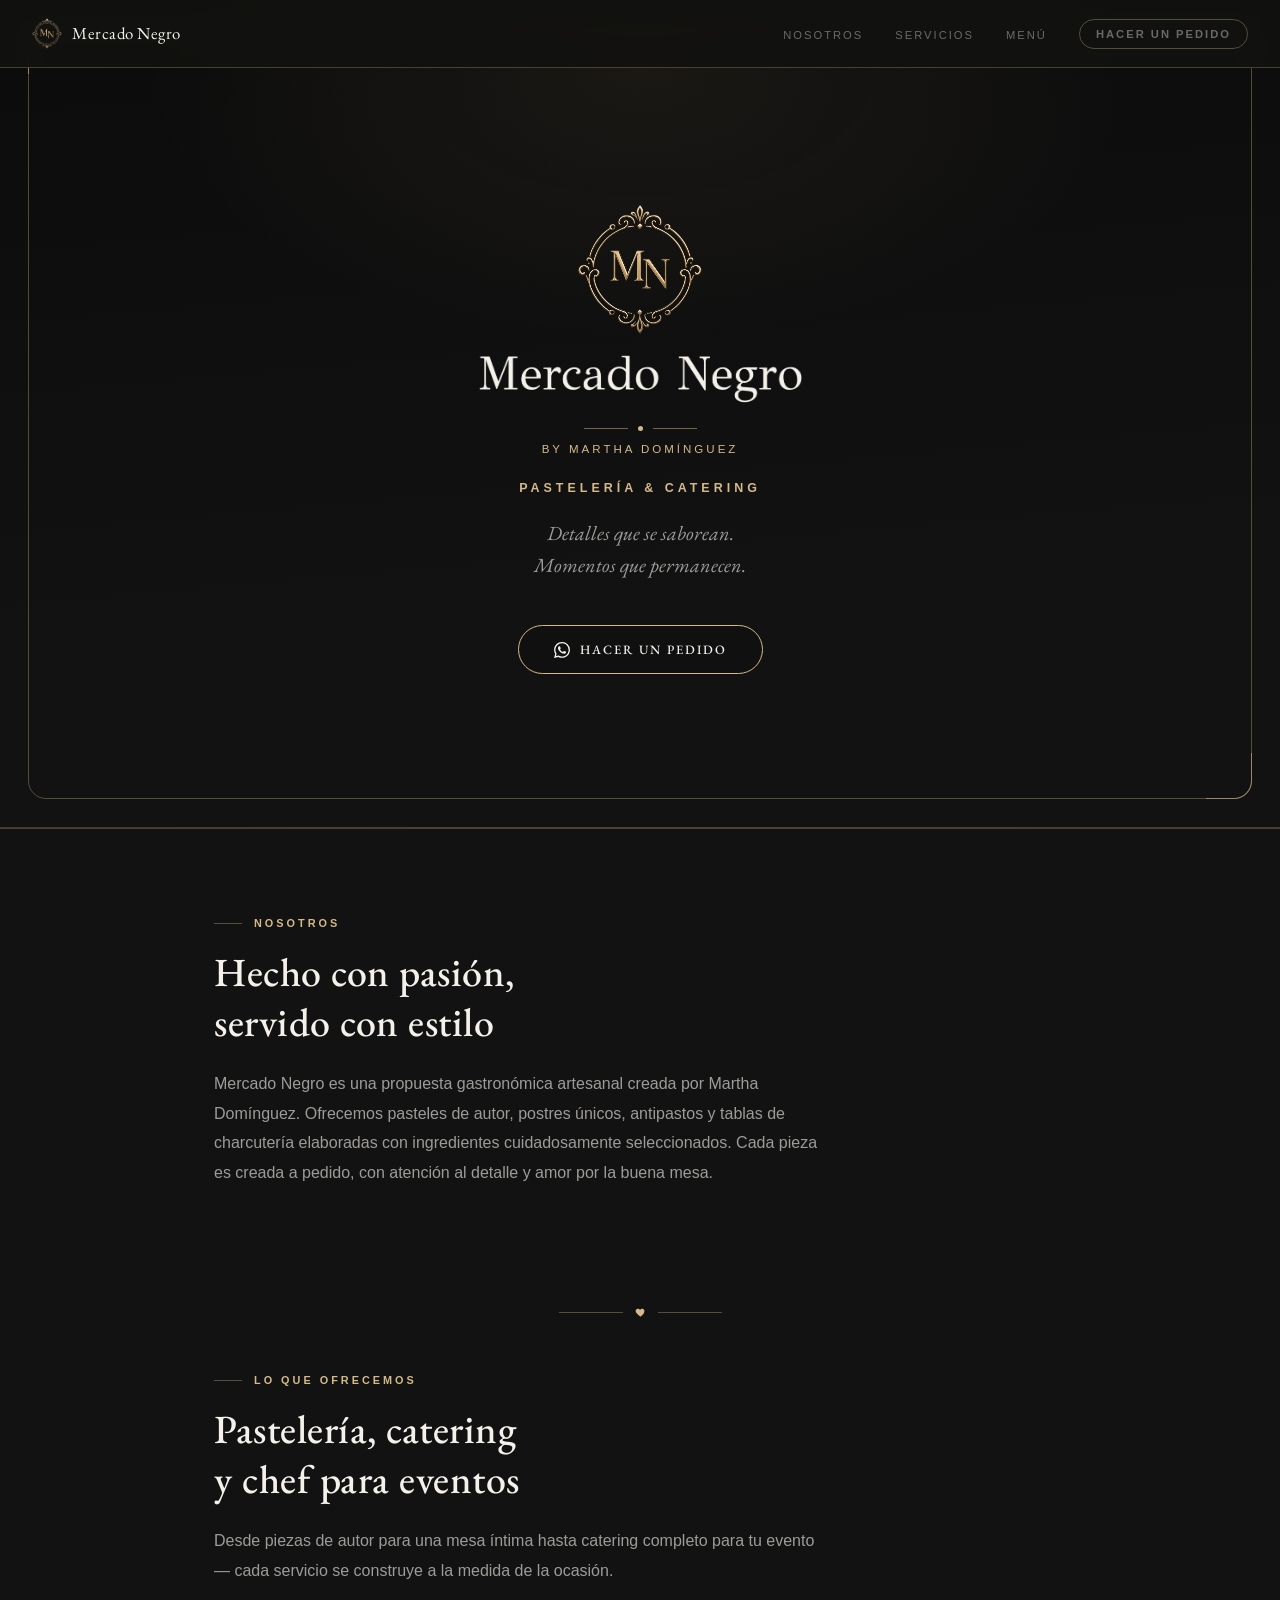
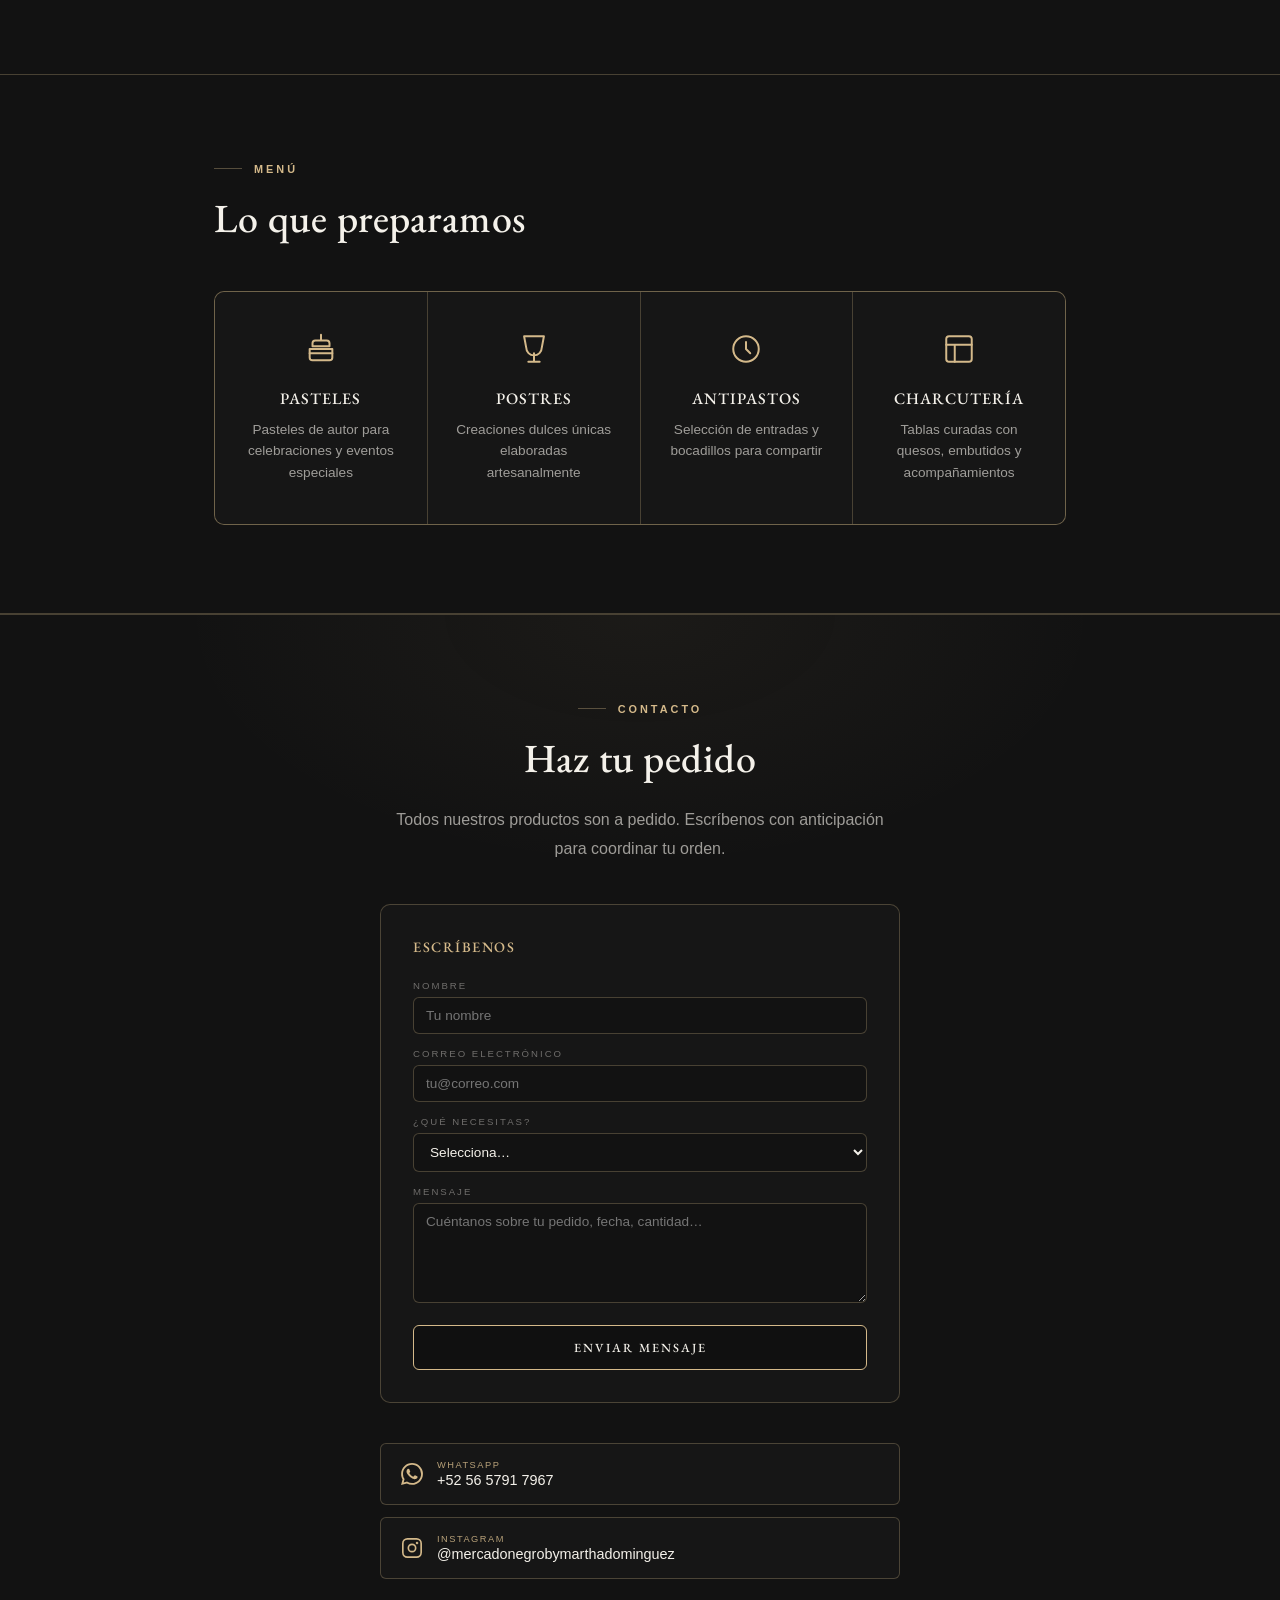
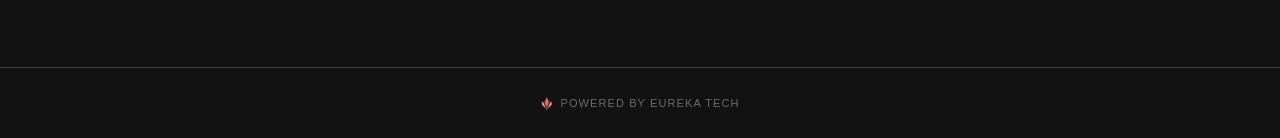
<file: index.html>
<!DOCTYPE html>
<html lang="es">
<head>
  <meta charset="UTF-8">
  <meta name="viewport" content="width=device-width, initial-scale=1.0">
  <link rel="icon" type="image/png" sizes="32x32" href="brand-final/favicon-transparent/mercado-negro-favicon-32.png">
  <link rel="icon" type="image/png" sizes="192x192" href="brand-final/favicon-transparent/mercado-negro-favicon-192.png">
  <link rel="icon" type="image/png" sizes="512x512" href="brand-final/favicon-transparent/mercado-negro-favicon-512.png">
  <link rel="shortcut icon" href="brand-final/favicon-transparent/favicon.ico">
  <link rel="apple-touch-icon" sizes="180x180" href="brand-final/favicon-transparent/mercado-negro-favicon-180.png">
  <meta name="theme-color" content="#0B0B0B">
  <title>Mercado Negro — Pastelería &amp; Catering</title>
  <meta name="description" content="Mercado Negro — Pastelería y catering artesanal por Martha Domínguez. Pasteles de autor, postres, antipastos y tablas de charcutería a pedido.">
  <meta property="og:type" content="website">
  <meta property="og:title" content="Mercado Negro — Pastelería &amp; Catering">
  <meta property="og:description" content="Pastelería y catering artesanal por Martha Domínguez. Pasteles de autor, postres, antipastos y tablas de charcutería a pedido.">
  <meta property="og:image" content="https://eureka-mn-store.web.app/brand-final/social/mercado-negro-social-share-1200x630.png">
  <meta property="og:image:width" content="1200">
  <meta property="og:image:height" content="630">
  <meta property="og:url" content="https://eureka-mn-store.web.app/">
  <meta property="og:site_name" content="Mercado Negro">
  <meta name="twitter:card" content="summary_large_image">
  <meta name="twitter:title" content="Mercado Negro — Pastelería &amp; Catering">
  <meta name="twitter:description" content="Pastelería y catering artesanal por Martha Domínguez.">
  <meta name="twitter:image" content="https://eureka-mn-store.web.app/brand-final/social/mercado-negro-social-share-1200x630.png">
  <link rel="preconnect" href="https://fonts.googleapis.com" />
  <link rel="preconnect" href="https://fonts.gstatic.com" crossorigin />
  <link href="https://fonts.googleapis.com/css2?family=EB+Garamond:ital,wght@0,400;0,500;0,600;1,400;1,500&display=swap" rel="stylesheet" />
  <link rel="stylesheet" href="css/mn-brand-tokens.css">
  <style>
    /* ══════════════════════════════════════════════════════════
       Mercado Negro website — FINAL LOCKED BRAND.
       Option 2 monogram (ornate gold-frame "MN") + Option 4
       wordmark (upright Didot-style serif "Mercado Negro") +
       Option C palette (Black + Champagne), locked.
       Black/near-black dominant, ivory primary text, champagne
       restrained accent only — no chocolate/brown surfaces, no
       dusty-rose primary CTA. Monogram and wordmark are supplied as
       separate images, used as delivered, not redrawn.
       See brand-final/ and css/mn-brand-tokens.css.
       No dedicated dessert photography exists yet — see
       MN-BRAND-NOTES.md.
       ══════════════════════════════════════════════════════════ */
    *, *::before, *::after { box-sizing: border-box; margin: 0; padding: 0; }
    html { scroll-behavior: smooth; }
    a { color: inherit; text-decoration: none; }
    img { display: block; max-width: 100%; }

    body {
      background: var(--mn-charcoal);
      color: var(--mn-cream);
      font-family: var(--mn-sans);
      font-weight: 400;
      -webkit-font-smoothing: antialiased;
      overflow-x: hidden;
    }

    /* ── NAV ── */
    nav {
      position: fixed;
      top: 0; left: 0; right: 0;
      z-index: 100;
      padding: 0 32px;
      height: 68px;
      display: flex;
      align-items: center;
      justify-content: space-between;
      background: rgba(18,18,16,0.92);
      backdrop-filter: blur(8px);
      border-bottom: 1px solid var(--mn-border);
    }

    .nav-logo {
      display: flex;
      align-items: center;
      gap: 10px;
    }
    .nav-logo img { width: 30px; height: auto; display: block; }
    .nav-logo span {
      font-family: var(--mn-serif);
      font-size: 1.05rem;
      letter-spacing: 0.5px;
      color: var(--mn-ivory);
      line-height: 1;
    }

    .nav-links {
      display: flex;
      align-items: center;
      gap: 32px;
      list-style: none;
    }

    .nav-links a {
      font-size: 0.7rem;
      letter-spacing: 2px;
      text-transform: uppercase;
      color: var(--mn-cream-faint);
      transition: color 0.2s;
    }
    .nav-links a:hover { color: var(--mn-gold); }

    .nav-cta {
      display: inline-flex;
      align-items: center;
      gap: 8px;
      background: transparent;
      border: 1px solid var(--mn-gold-dim);
      color: var(--mn-gold);
      font-size: 0.65rem;
      letter-spacing: 1.5px;
      text-transform: uppercase;
      font-weight: 700;
      padding: 8px 16px;
      border-radius: 999px;
      transition: background 0.2s, color 0.2s;
    }
    .nav-cta:hover { background: var(--mn-gold); color: var(--mn-charcoal); }

    /* ── HERO ──
       Composed editorial hero: layered black/charcoal surfaces,
       ornamental gold frame, generous vertical rhythm. No stock
       photography substituted for real product photography that
       does not yet exist in the project — see MN-BRAND-NOTES.md. */
    .hero {
      position: relative;
      min-height: 92vh;
      display: flex;
      flex-direction: column;
      align-items: center;
      justify-content: center;
      text-align: center;
      padding: 140px 24px 90px;
      background:
        radial-gradient(ellipse 65% 55% at 50% 8%, rgba(212,185,138,0.07) 0%, transparent 60%),
        linear-gradient(175deg, var(--mn-black) 0%, var(--mn-charcoal) 70%);
      border-bottom: 1px solid var(--mn-border);
      overflow: hidden;
    }

    /* Fine gold corner framing — ornamental detail, not a substitute
       for a production crest asset. */
    .hero-frame {
      position: absolute;
      inset: 28px;
      border: 1px solid var(--mn-gold-dim);
      border-radius: 18px;
      pointer-events: none;
    }
    .hero-frame::before,
    .hero-frame::after {
      content: "";
      position: absolute;
      width: 46px; height: 46px;
      border: 1px solid var(--mn-gold);
      opacity: 0.55;
    }
    .hero-frame::before { top: -1px; left: -1px; border-width: 1px 0 0 1px; border-radius: 18px 0 0 0; }
    .hero-frame::after  { bottom: -1px; right: -1px; border-width: 0 1px 1px 0; border-radius: 0 0 18px 0; }

    @media (max-width: 600px) {
      .hero-frame { inset: 14px; }
    }

    /* Primary brand mark — supplied monogram (Option 2, ornate gold
       frame) and wordmark (Option 4, upright serif) images, used
       exactly as delivered, stacked with breathing room between them. */
    .hero-monogram {
      position: relative;
      z-index: 1;
      width: 128px;
      height: auto;
      margin: 0 auto 8px;
      display: block;
    }

    /* CLEAN wordmark asset (mercado-negro-wordmark-option4-CLEAN-
       transparent.png) contains only the "Mercado Negro" mark itself —
       no baked byline, no crop compensation needed. Rendered at its
       natural proportions with plain responsive sizing; the divider
       and byline below are real HTML/CSS, not part of the image.
       Source file used exactly as delivered — not cropped, masked,
       re-exported, or redrawn. */
    .hero-wordmark {
      position: relative;
      z-index: 1;
      display: block;
      width: 100%;
      max-width: 360px;
      height: auto;
      margin: 0 auto 12px;
    }
    .hero-wordmark-rule {
      position: relative;
      z-index: 1;
      display: flex;
      align-items: center;
      justify-content: center;
      gap: 10px;
      margin-bottom: 12px;
    }
    .hero-wordmark-rule::before,
    .hero-wordmark-rule::after {
      content: "";
      width: 44px;
      height: 1px;
      background: var(--mn-divider);
    }
    .hero-wordmark-rule span {
      width: 5px;
      height: 5px;
      border-radius: 50%;
      background: var(--mn-champagne);
      display: block;
    }
    .hero-byline {
      position: relative;
      z-index: 1;
      font-family: var(--mn-sans);
      font-size: 0.72rem;
      letter-spacing: 3px;
      text-transform: uppercase;
      color: var(--mn-champagne);
      margin-bottom: 26px;
    }

    .hero-descriptor {
      position: relative;
      z-index: 1;
      font-size: 0.78rem;
      letter-spacing: 4px;
      text-transform: uppercase;
      color: var(--mn-gold);
      font-weight: 700;
      margin-bottom: 22px;
    }

    .hero-tagline {
      position: relative;
      z-index: 1;
      font-family: var(--mn-serif-italic);
      font-style: italic;
      font-size: clamp(1rem, 2.4vw, 1.25rem);
      color: var(--mn-cream-muted);
      line-height: 1.6;
      margin-bottom: 44px;
    }

    /* Primary CTA — Option C outline treatment: near-black fill,
       champagne border, ivory text. No filled color block. */
    .hero-cta {
      position: relative;
      z-index: 1;
      display: inline-flex;
      align-items: center;
      gap: 10px;
      background: var(--mn-button-fill);
      border: 1px solid var(--mn-button-border);
      color: var(--mn-button-text);
      font-family: var(--mn-serif);
      font-size: 0.8rem;
      letter-spacing: 2px;
      text-transform: uppercase;
      font-weight: 500;
      padding: 15px 35px;
      border-radius: 999px;
      transition: background 0.2s, border-color 0.2s, transform 0.15s;
    }
    .hero-cta:hover { background: var(--mn-button-fill-hover); border-color: var(--mn-champagne-soft); transform: translateY(-1px); }
    .hero-cta:focus-visible { outline: 2px solid var(--mn-champagne); outline-offset: 3px; }

    /* ── SECTION BASE ── */
    section {
      padding: var(--mn-section-space) 24px;
      max-width: 900px;
      margin: 0 auto;
    }

    .section-label {
      display: flex;
      align-items: center;
      gap: 12px;
      font-size: 0.68rem;
      letter-spacing: 3px;
      text-transform: uppercase;
      color: var(--mn-gold);
      font-weight: 700;
      margin-bottom: 18px;
    }
    .section-label::before {
      content: "";
      width: 28px;
      height: 1px;
      background: var(--mn-gold-dim);
    }

    .section-title {
      font-family: var(--mn-serif);
      font-size: clamp(1.7rem, 4vw, 2.5rem);
      font-weight: 500;
      letter-spacing: 0.5px;
      color: var(--mn-cream);
      margin-bottom: 22px;
      line-height: 1.25;
    }

    .section-body {
      font-size: 1rem;
      color: var(--mn-cream-muted);
      line-height: 1.85;
      max-width: 620px;
    }

    /* ── DIVIDER ── */
    .divider {
      border: none;
      border-top: 1px solid var(--mn-border);
      margin: 0;
    }

    .divider-orn {
      display: flex;
      align-items: center;
      justify-content: center;
      gap: 12px;
      color: var(--mn-gold);
      padding: 32px 24px 0;
    }
    .divider-orn::before,
    .divider-orn::after {
      content: "";
      width: 64px;
      height: 1px;
      background: var(--mn-gold-dim);
    }
    .divider-orn svg { width: 11px; height: 11px; }

    /* ── SERVICIOS GRID ── */
    .menu-grid {
      display: grid;
      grid-template-columns: repeat(auto-fit, minmax(200px, 1fr));
      gap: 1px;
      background: var(--mn-border);
      border: 1px solid var(--mn-border);
      border-radius: var(--mn-radius);
      overflow: hidden;
      margin-top: 48px;
    }

    .menu-item {
      background: var(--mn-charcoal-2);
      padding: 40px 28px;
      text-align: center;
      transition: background 0.2s;
    }
    .menu-item:hover { background: var(--mn-black); }

    .menu-item-icon {
      width: 34px;
      height: 34px;
      margin: 0 auto 18px;
      color: var(--mn-gold);
    }

    .menu-item-name {
      font-family: var(--mn-serif);
      font-size: 1rem;
      letter-spacing: 1px;
      text-transform: uppercase;
      font-weight: 500;
      color: var(--mn-cream);
      margin-bottom: 10px;
    }

    .menu-item-desc {
      font-size: 0.85rem;
      color: var(--mn-cream-muted);
      line-height: 1.6;
    }

    /* ── CONTACT ── */
    .contact-section {
      padding: var(--mn-section-space) 24px;
      border-top: 1px solid var(--mn-border);
      text-align: center;
      background:
        radial-gradient(ellipse 60% 40% at 50% 0%, rgba(212,185,138,0.05) 0%, transparent 60%),
        var(--mn-charcoal);
    }

    .contact-inner {
      max-width: 520px;
      margin: 0 auto;
    }

    .contact-buttons {
      display: flex;
      flex-direction: column;
      gap: 12px;
      margin-top: 40px;
    }

    .contact-btn {
      display: flex;
      align-items: center;
      gap: 14px;
      padding: 16px 20px;
      background: var(--mn-charcoal-2);
      border: 1px solid var(--mn-border);
      border-radius: var(--mn-radius-sm);
      color: var(--mn-cream);
      font-family: var(--mn-sans);
      font-size: 0.9rem;
      transition: border-color 0.2s, background 0.2s, transform 0.15s;
      cursor: pointer;
      text-align: left;
      width: 100%;
    }

    .contact-btn:hover { border-color: var(--mn-gold-dim); background: var(--mn-black); transform: translateY(-1px); }
    .contact-btn:focus-visible { outline: 2px solid var(--mn-gold); outline-offset: 2px; }

    .contact-btn-icon {
      width: 22px;
      height: 22px;
      flex-shrink: 0;
    }

    .contact-btn-label {
      display: flex;
      flex-direction: column;
      gap: 2px;
    }

    .contact-btn-type {
      font-size: 0.58rem;
      letter-spacing: 1.5px;
      text-transform: uppercase;
      color: var(--mn-gold);
      opacity: 0.85;
    }

    /* ── CONTACT FORM ── */
    .contact-form {
      max-width: 520px;
      margin: 40px auto 0;
      background: var(--mn-charcoal-2);
      border: 1px solid var(--mn-border);
      border-radius: var(--mn-radius);
      padding: 32px;
      text-align: left;
    }
    .contact-form h3 {
      font-family: var(--mn-serif);
      font-size: 0.9rem;
      letter-spacing: 1.5px;
      text-transform: uppercase;
      color: var(--mn-gold);
      font-weight: 500;
      margin-bottom: 24px;
    }
    .form-field { margin-bottom: 14px; }
    .form-field label {
      display: block; font-size: 0.6rem; letter-spacing: 2px;
      text-transform: uppercase; color: var(--mn-cream-faint); margin-bottom: 6px;
    }
    .form-field input, .form-field textarea, .form-field select {
      width: 100%; background: var(--mn-charcoal); border: 1px solid var(--mn-border);
      border-radius: var(--mn-radius-sm); padding: 10px 12px; color: var(--mn-cream);
      font-size: 0.85rem; font-family: inherit;
      transition: border-color 0.2s; outline: none;
    }
    .form-field input:focus, .form-field textarea:focus, .form-field select:focus { border-color: var(--mn-gold); }
    .form-field textarea { resize: vertical; min-height: 100px; }
    .form-field select option { background: var(--mn-charcoal); }
    /* Primary CTA — Option C outline treatment: near-black fill,
       champagne border, ivory text. No filled color block. */
    .form-submit {
      width: 100%; background: var(--mn-button-fill); color: var(--mn-button-text);
      border: 1px solid var(--mn-button-border);
      border-radius: var(--mn-radius-sm); padding: 13px; font-family: var(--mn-serif); font-size: 0.78rem;
      letter-spacing: 2px; text-transform: uppercase; font-weight: 500;
      cursor: pointer; transition: background 0.2s, border-color 0.2s, transform 0.15s; margin-top: 4px;
    }
    .form-submit:hover { background: var(--mn-button-fill-hover); border-color: var(--mn-champagne-soft); transform: translateY(-1px); }
    .form-msg { margin-top: 12px; font-size: 0.8rem; text-align: center; display: none; padding: 10px; border-radius: var(--mn-radius-sm); }
    .form-msg.ok { display: block; background: rgba(52,211,153,0.08); color: #34d399; border: 1px solid rgba(52,211,153,0.25); }
    .form-msg.err { display: block; background: rgba(224,122,95,0.1); color: #e07a5f; border: 1px solid rgba(224,122,95,0.35); }

    /* ── FOOTER ── */
    footer {
      padding: 28px 24px;
      text-align: center;
      border-top: 1px solid var(--mn-border);
      font-size: 11px;
      font-weight: 500;
      letter-spacing: 0.1em;
      text-transform: uppercase;
      color: var(--mn-cream-faint);
    }

    footer a { color: var(--mn-cream-faint); transition: color 0.2s; }
    footer a:hover { color: var(--mn-gold); }

    /* Visually-hidden but accessible — keeps a real h1 in the document
       outline even though the brand name is presented as the logo image. */
    .visually-hidden {
      position: absolute;
      width: 1px; height: 1px;
      padding: 0; margin: -1px;
      overflow: hidden;
      clip: rect(0,0,0,0);
      white-space: nowrap;
      border: 0;
    }

    /* ── MOBILE ── */
    @media (max-width: 640px) {
      nav { padding: 0 16px; height: 56px; }
      .nav-logo img { width: 26px; height: 26px; }
      .nav-logo span { font-size: 1.05rem; white-space: nowrap; }
      .nav-links { gap: 14px; }
      .nav-links a:not(.nav-cta) { display: none; }
      .nav-cta { padding: 6px 12px; font-size: 0.52rem; letter-spacing: 0.5px; white-space: nowrap; }
      .hero { padding: 100px 20px 64px; min-height: unset; }
    }
  </style>
</head>
<body>

  <!-- NAV -->
  <nav>
    <a class="nav-logo" href="#" aria-label="Mercado Negro — inicio">
      <img src="brand-final/logo/mercado-negro-monogram-option2-locked-transparent.webp" alt="" width="1008" height="1051">
      <span>Mercado Negro</span>
    </a>
    <ul class="nav-links">
      <li><a href="#nosotros">Nosotros</a></li>
      <li><a href="#servicios">Servicios</a></li>
      <li><a href="#menu">Menú</a></li>
      <li><a class="nav-cta" href="#contacto">Hacer un pedido</a></li>
    </ul>
  </nav>

  <!-- HERO -->
  <div class="hero">
    <div class="hero-frame" aria-hidden="true"></div>

    <h1 class="visually-hidden">Mercado Negro — by Martha Domínguez</h1>

    <img
      class="hero-monogram"
      src="brand-final/logo/mercado-negro-monogram-option2-locked-transparent.webp"
      alt=""
      width="1008" height="1051"
    >
    <img
      class="hero-wordmark"
      src="brand-final/logo/mercado-negro-wordmark-option4-CLEAN-transparent.png"
      alt="Mercado Negro"
      width="1673" height="324"
    >
    <div class="hero-wordmark-rule" aria-hidden="true"><span></span></div>
    <p class="hero-byline">By Martha Domínguez</p>

    <p class="hero-descriptor">Pastelería &amp; Catering</p>
    <p class="hero-tagline">Detalles que se saborean.<br>Momentos que permanecen.</p>

    <a class="hero-cta" href="https://wa.me/5215517284050" target="_blank" rel="noopener noreferrer">
      <svg width="16" height="16" viewBox="0 0 24 24" fill="currentColor"><path d="M17.472 14.382c-.297-.149-1.758-.867-2.03-.967-.273-.099-.471-.148-.67.15-.197.297-.767.966-.94 1.164-.173.199-.347.223-.644.075-.297-.15-1.255-.463-2.39-1.475-.883-.788-1.48-1.761-1.653-2.059-.173-.297-.018-.458.13-.606.134-.133.298-.347.446-.52.149-.174.198-.298.298-.497.099-.198.05-.371-.025-.52-.075-.149-.669-1.612-.916-2.207-.242-.579-.487-.5-.669-.51-.173-.008-.371-.01-.57-.01-.198 0-.52.074-.792.372-.272.297-1.04 1.016-1.04 2.479 0 1.462 1.065 2.875 1.213 3.074.149.198 2.096 3.2 5.077 4.487.709.306 1.262.489 1.694.625.712.227 1.36.195 1.871.118.571-.085 1.758-.719 2.006-1.413.248-.694.248-1.289.173-1.413-.074-.124-.272-.198-.57-.347m-5.421 7.403h-.004a9.87 9.87 0 01-5.031-1.378l-.361-.214-3.741.982.998-3.648-.235-.374a9.86 9.86 0 01-1.51-5.26c.001-5.45 4.436-9.884 9.888-9.884 2.64 0 5.122 1.03 6.988 2.898a9.825 9.825 0 012.893 6.994c-.003 5.45-4.437 9.884-9.885 9.884m8.413-18.297A11.815 11.815 0 0012.05 0C5.495 0 .16 5.335.157 11.892c0 2.096.547 4.142 1.588 5.945L.057 24l6.305-1.654a11.882 11.882 0 005.683 1.448h.005c6.554 0 11.89-5.335 11.893-11.893a11.821 11.821 0 00-3.48-8.413z"/></svg>
      Hacer un pedido
    </a>
  </div>

  <hr class="divider">

  <!-- NOSOTROS -->
  <section id="nosotros">
    <p class="section-label">Nosotros</p>
    <h2 class="section-title">Hecho con pasión,<br>servido con estilo</h2>
    <p class="section-body">Mercado Negro es una propuesta gastronómica artesanal creada por Martha Domínguez. Ofrecemos pasteles de autor, postres únicos, antipastos y tablas de charcutería elaboradas con ingredientes cuidadosamente seleccionados. Cada pieza es creada a pedido, con atención al detalle y amor por la buena mesa.</p>
  </section>

  <div class="divider-orn" aria-hidden="true">
    <svg viewBox="0 0 24 24" fill="currentColor"><path d="M12 21s-7.5-4.6-10-9.3C.4 8.1 2.3 4 6.2 4c2.1 0 3.7 1.1 4.8 2.8C12.1 5.1 13.7 4 15.8 4c3.9 0 5.8 4.1 4.2 7.7C19.5 16.4 12 21 12 21z"/></svg>
  </div>

  <!-- SERVICIOS -->
  <section id="servicios" style="padding-top:56px;">
    <p class="section-label">Lo que ofrecemos</p>
    <h2 class="section-title">Pastelería, catering<br>y chef para eventos</h2>
    <p class="section-body">Desde piezas de autor para una mesa íntima hasta catering completo para tu evento — cada servicio se construye a la medida de la ocasión.</p>
  </section>

  <hr class="divider">

  <!-- MENÚ -->
  <section id="menu">
    <p class="section-label">Menú</p>
    <h2 class="section-title">Lo que preparamos</h2>
    <div class="menu-grid">
      <div class="menu-item">
        <svg class="menu-item-icon" viewBox="0 0 24 24" fill="none" stroke="currentColor" stroke-width="1.4" stroke-linecap="round" stroke-linejoin="round"><path d="M12 2v4M8 6h8a2 2 0 0 1 2 2v2H6V8a2 2 0 0 1 2-2z"/><path d="M4 12h16v6a2 2 0 0 1-2 2H6a2 2 0 0 1-2-2v-6z"/><path d="M4 15h16"/></svg>
        <p class="menu-item-name">Pasteles</p>
        <p class="menu-item-desc">Pasteles de autor para celebraciones y eventos especiales</p>
      </div>
      <div class="menu-item">
        <svg class="menu-item-icon" viewBox="0 0 24 24" fill="none" stroke="currentColor" stroke-width="1.4" stroke-linecap="round" stroke-linejoin="round"><path d="M8 21h8M12 21v-6"/><path d="M5 3h14l-1.5 8a5.5 5.5 0 0 1-11 0L5 3z"/></svg>
        <p class="menu-item-name">Postres</p>
        <p class="menu-item-desc">Creaciones dulces únicas elaboradas artesanalmente</p>
      </div>
      <div class="menu-item">
        <svg class="menu-item-icon" viewBox="0 0 24 24" fill="none" stroke="currentColor" stroke-width="1.4" stroke-linecap="round" stroke-linejoin="round"><circle cx="12" cy="12" r="9"/><path d="M12 7v5l3 3"/></svg>
        <p class="menu-item-name">Antipastos</p>
        <p class="menu-item-desc">Selección de entradas y bocadillos para compartir</p>
      </div>
      <div class="menu-item">
        <svg class="menu-item-icon" viewBox="0 0 24 24" fill="none" stroke="currentColor" stroke-width="1.4" stroke-linecap="round" stroke-linejoin="round"><rect x="3" y="3" width="18" height="18" rx="2"/><path d="M3 9h18M9 21V9"/></svg>
        <p class="menu-item-name">Charcutería</p>
        <p class="menu-item-desc">Tablas curadas con quesos, embutidos y acompañamientos</p>
      </div>
    </div>
  </section>

  <hr class="divider">

  <!-- CONTACTO -->
  <div class="contact-section" id="contacto">
    <div class="contact-inner">
      <p class="section-label" style="justify-content:center;">Contacto</p>
      <h2 class="section-title">Haz tu pedido</h2>
      <p class="section-body" style="margin:0 auto">Todos nuestros productos son a pedido. Escríbenos con anticipación para coordinar tu orden.</p>
      <div class="contact-form">
        <h3>Escríbenos</h3>
        <form action="https://api.web3forms.com/submit" method="POST" onsubmit="handleFormSubmit(event)">
          <input type="hidden" name="access_key" value="3525af30-710c-4ad5-b601-162c04665abc" />
          <input type="hidden" name="subject" value="Nuevo pedido — Mercado Negro" />
          <input type="hidden" name="redirect" value="false" />
          <div class="form-field">
            <label>Nombre</label>
            <input type="text" name="name" required placeholder="Tu nombre" />
          </div>
          <div class="form-field">
            <label>Correo electrónico</label>
            <input type="email" name="email" required placeholder="tu@correo.com" />
          </div>
          <div class="form-field">
            <label>¿Qué necesitas?</label>
            <select name="service">
              <option value="">Selecciona…</option>
              <option>Pastel de autor</option>
              <option>Postres</option>
              <option>Catering / Chef para eventos</option>
              <option>Tabla de charcutería</option>
              <option>Otro</option>
            </select>
          </div>
          <div class="form-field">
            <label>Mensaje</label>
            <textarea name="message" required placeholder="Cuéntanos sobre tu pedido, fecha, cantidad…"></textarea>
          </div>
          <button type="submit" class="form-submit">Enviar mensaje</button>
          <div class="form-msg" id="formMsg"></div>
        </form>
      </div>

      <div class="contact-buttons">
        <a class="contact-btn" href="https://wa.me/5215517284050" target="_blank" rel="noopener noreferrer">
          <svg class="contact-btn-icon" viewBox="0 0 24 24" fill="#D4B98A"><path d="M17.472 14.382c-.297-.149-1.758-.867-2.03-.967-.273-.099-.471-.148-.67.15-.197.297-.767.966-.94 1.164-.173.199-.347.223-.644.075-.297-.15-1.255-.463-2.39-1.475-.883-.788-1.48-1.761-1.653-2.059-.173-.297-.018-.458.13-.606.134-.133.298-.347.446-.52.149-.174.198-.298.298-.497.099-.198.05-.371-.025-.52-.075-.149-.669-1.612-.916-2.207-.242-.579-.487-.5-.669-.51-.173-.008-.371-.01-.57-.01-.198 0-.52.074-.792.372-.272.297-1.04 1.016-1.04 2.479 0 1.462 1.065 2.875 1.213 3.074.149.198 2.096 3.2 5.077 4.487.709.306 1.262.489 1.694.625.712.227 1.36.195 1.871.118.571-.085 1.758-.719 2.006-1.413.248-.694.248-1.289.173-1.413-.074-.124-.272-.198-.57-.347m-5.421 7.403h-.004a9.87 9.87 0 01-5.031-1.378l-.361-.214-3.741.982.998-3.648-.235-.374a9.86 9.86 0 01-1.51-5.26c.001-5.45 4.436-9.884 9.888-9.884 2.64 0 5.122 1.03 6.988 2.898a9.825 9.825 0 012.893 6.994c-.003 5.45-4.437 9.884-9.885 9.884m8.413-18.297A11.815 11.815 0 0012.05 0C5.495 0 .16 5.335.157 11.892c0 2.096.547 4.142 1.588 5.945L.057 24l6.305-1.654a11.882 11.882 0 005.683 1.448h.005c6.554 0 11.89-5.335 11.893-11.893a11.821 11.821 0 00-3.48-8.413z"/></svg>
          <span class="contact-btn-label">
            <span class="contact-btn-type">WhatsApp</span>
            <span>+52 56 5791 7967</span>
          </span>
        </a>
        <a class="contact-btn" href="https://www.instagram.com/mercadonegrobymarthadominguez" target="_blank" rel="noopener noreferrer">
          <svg class="contact-btn-icon" viewBox="0 0 24 24" fill="none" stroke="#D4B98A" stroke-width="1.8" stroke-linecap="round" stroke-linejoin="round">
            <rect x="2" y="2" width="20" height="20" rx="5" ry="5"/>
            <circle cx="12" cy="12" r="4"/>
            <circle cx="17.5" cy="6.5" r="0.5" fill="#D4B98A"/>
          </svg>
          <span class="contact-btn-label">
            <span class="contact-btn-type">Instagram</span>
            <span>@mercadonegrobymarthadominguez</span>
          </span>
        </a>
      </div>
    </div>
  </div>

  <!-- FOOTER -->
  <footer>
    <a href="https://www.eurekawebsites.tech/" target="_blank" rel="noopener noreferrer"><img src="images/eureka-b-64.png" alt="" style="width:14px;height:14px;display:inline-block;vertical-align:-3px;margin-right:6px;">POWERED BY EUREKA TECH</a>
  </footer>

  <script>
    function handleFormSubmit(e) {
      e.preventDefault();
      const form = e.target;
      const msg = document.getElementById('formMsg');
      const btn = form.querySelector('.form-submit');
      btn.disabled = true;
      fetch('https://api.web3forms.com/submit', {
        method: 'POST', body: new FormData(form), headers: { 'Accept': 'application/json' }
      })
        .then(r => r.json())
        .then(data => {
          if (data.success) {
            msg.textContent = '¡Mensaje enviado! Te respondemos pronto.';
            msg.className = 'form-msg ok';
            form.reset();
          } else {
            msg.textContent = 'Algo salió mal. Escríbenos por WhatsApp.';
            msg.className = 'form-msg err';
          }
        })
        .catch(() => {
          msg.textContent = 'Algo salió mal. Escríbenos por WhatsApp.';
          msg.className = 'form-msg err';
        })
        .finally(() => { btn.disabled = false; });
    }
  </script>

</body>
</html>
</file>
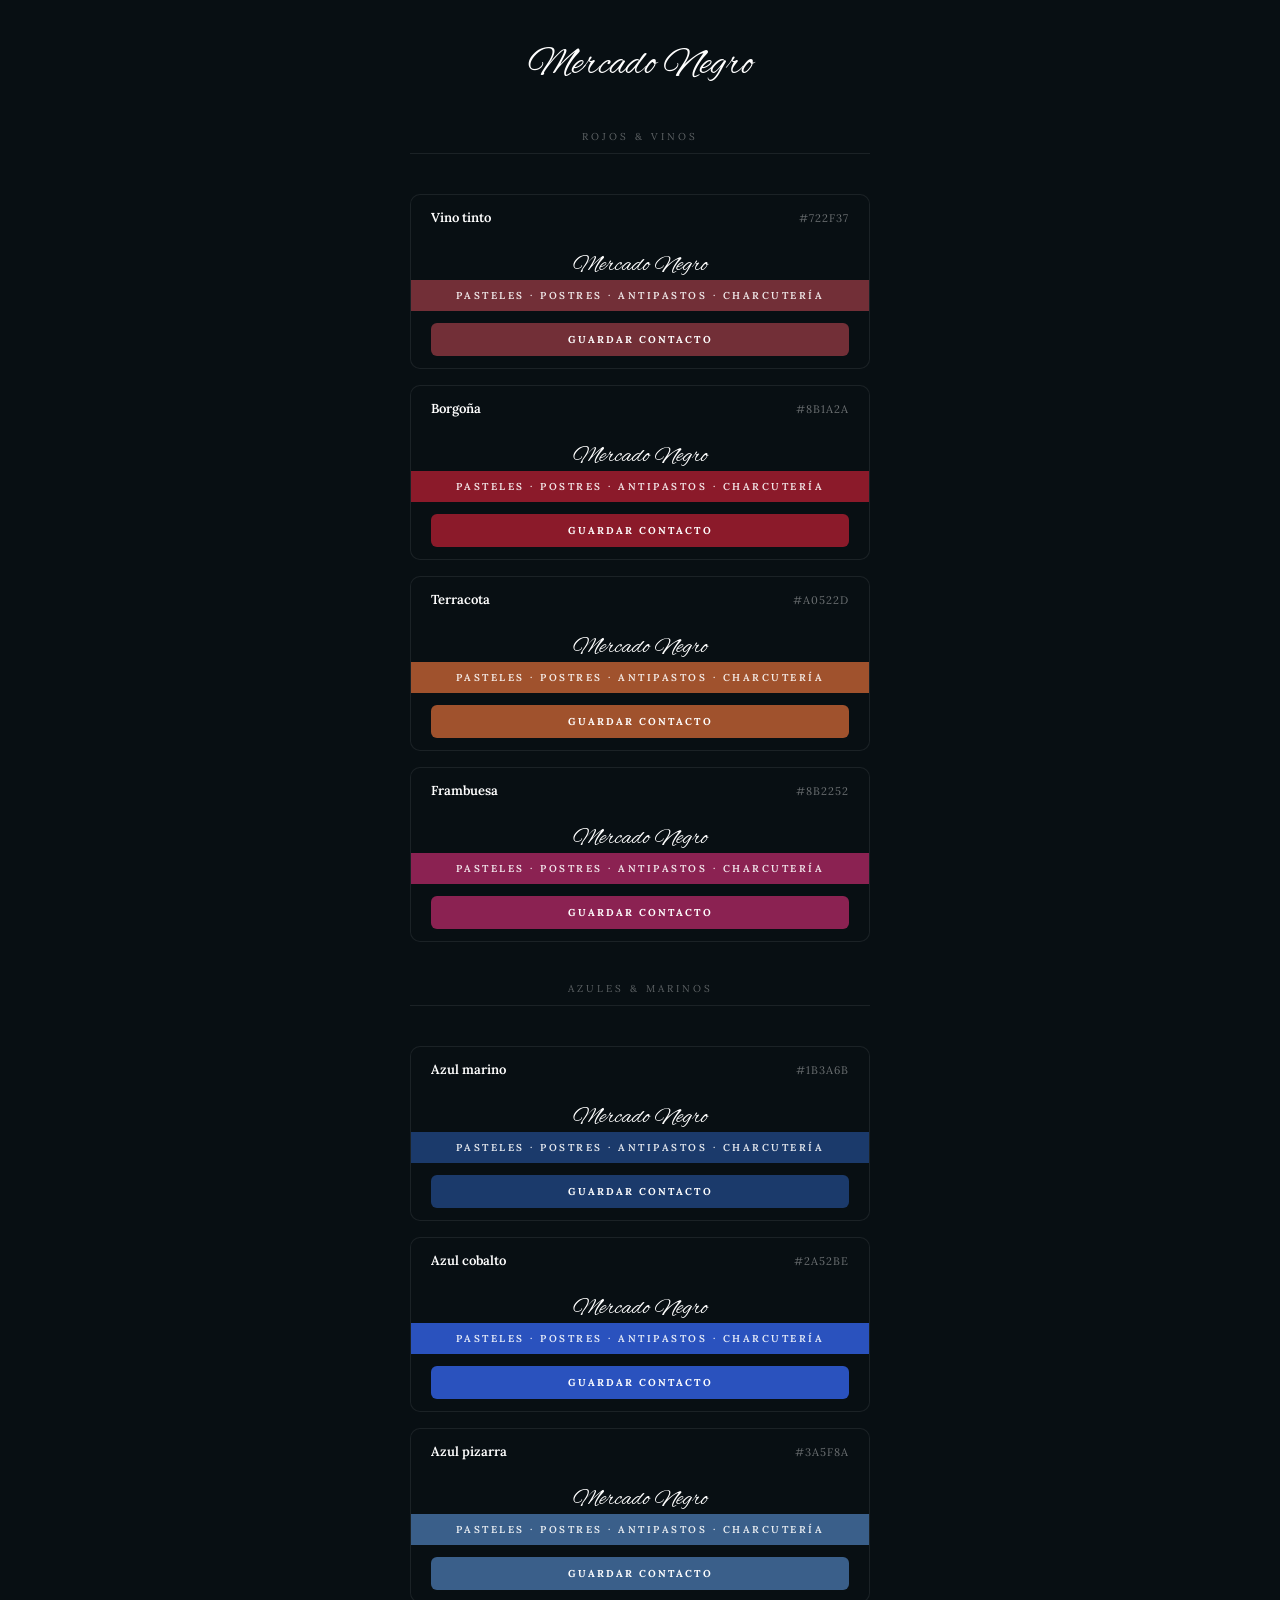
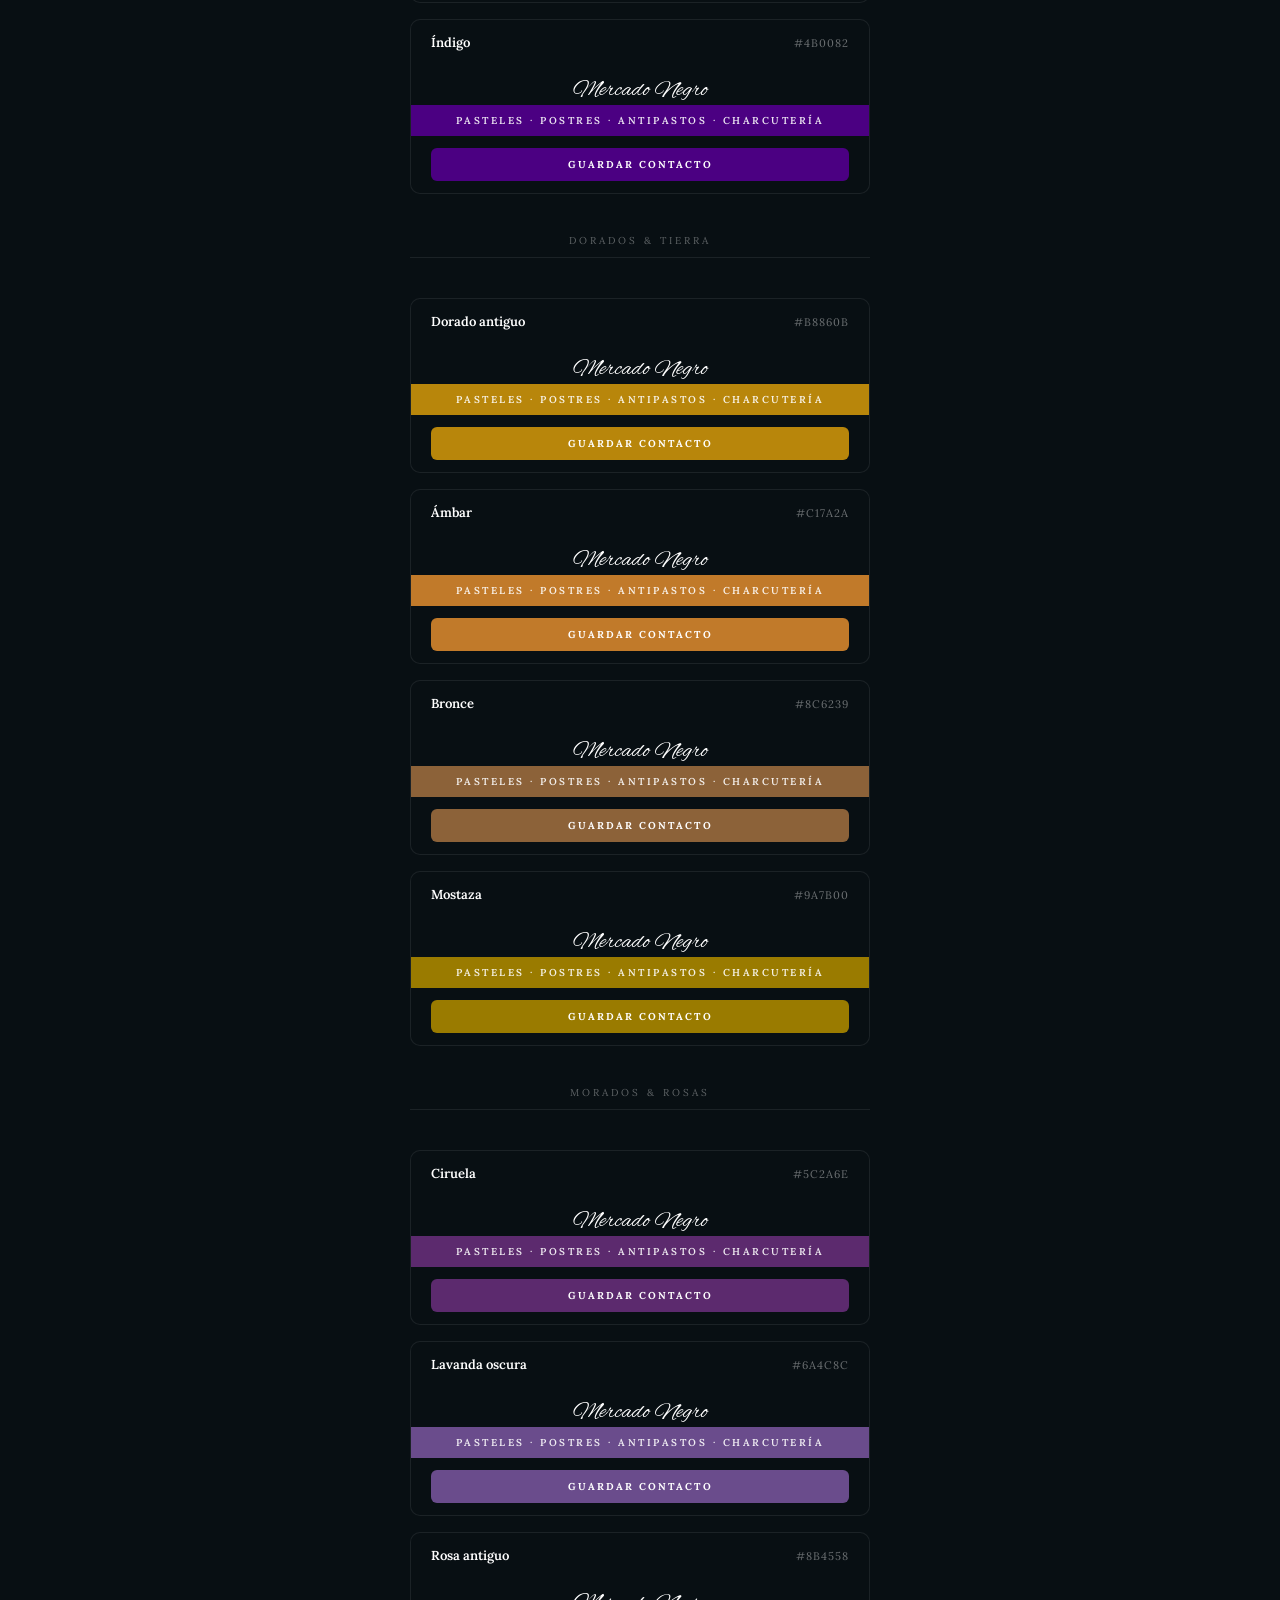
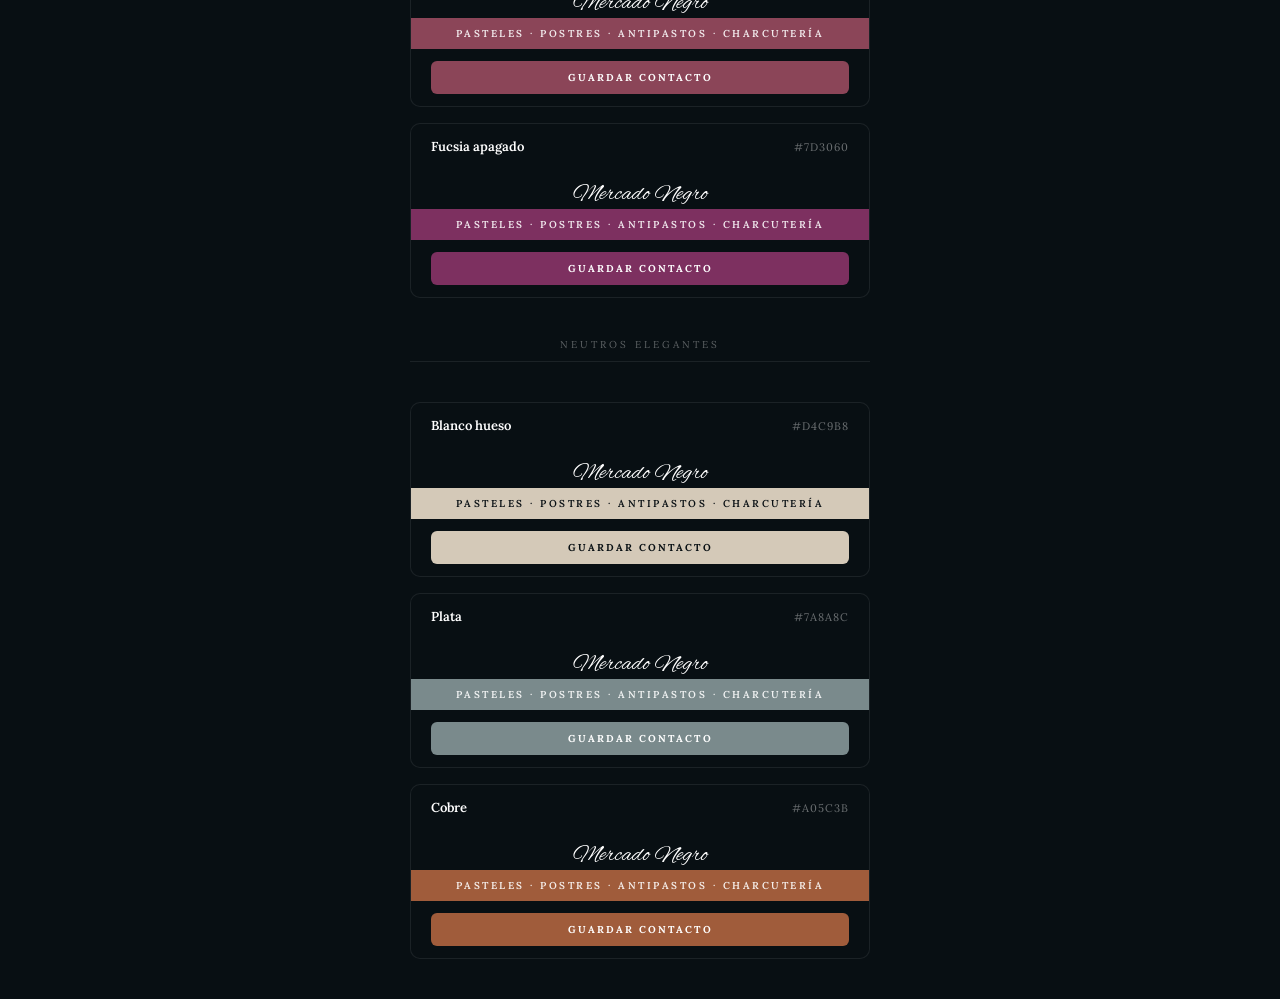
<file: mercado-negro-colores.html>
<!DOCTYPE html>
<html lang="es">
<head>
  <meta charset="UTF-8">
  <meta name="viewport" content="width=device-width, initial-scale=1.0">
  <title>Mercado Negro — Opciones de color</title>
  <link href="https://fonts.googleapis.com/css2?family=Alex+Brush&family=Lora:wght@400;600&display=swap" rel="stylesheet">
  <style>
    * { box-sizing: border-box; margin: 0; padding: 0; }
    body {
      background: #080F13;
      font-family: 'Lora', serif;
      padding: 40px 24px;
      display: flex;
      flex-direction: column;
      align-items: center;
      gap: 40px;
    }
    h1 {
      font-family: 'Alex Brush', cursive;
      color: white;
      font-size: 40px;
      font-weight: 400;
      text-align: center;
    }
    .section-title {
      color: rgba(255,255,255,0.35);
      font-size: 10px;
      letter-spacing: 3px;
      text-transform: uppercase;
      text-align: center;
      width: 100%;
      max-width: 460px;
      border-bottom: 1px solid rgba(255,255,255,0.08);
      padding-bottom: 10px;
    }
    .options {
      display: flex;
      flex-direction: column;
      gap: 16px;
      width: 100%;
      max-width: 460px;
    }
    .option {
      border-radius: 10px;
      overflow: hidden;
      border: 1px solid rgba(255,255,255,0.08);
      background: #080F13;
    }
    .option-header {
      padding: 14px 20px;
      display: flex;
      align-items: center;
      justify-content: space-between;
    }
    .option-name { color: white; font-size: 13px; font-weight: 600; }
    .option-hex { color: rgba(255,255,255,0.4); font-size: 11px; letter-spacing: 1px; }
    .option-strip {
      padding: 9px 24px;
      font-size: 10px;
      letter-spacing: 2.5px;
      text-transform: uppercase;
      color: rgba(255,255,255,0.9);
      font-weight: 600;
      text-align: center;
    }
    .option-footer { padding: 12px 20px; }
    .mock-save {
      border-radius: 6px;
      padding: 10px;
      text-align: center;
      font-size: 10px;
      letter-spacing: 2px;
      text-transform: uppercase;
      font-weight: 700;
      color: white;
    }
    .mock-title {
      font-family: 'Alex Brush', cursive;
      font-size: 24px;
      font-weight: 400;
      color: white;
      padding: 10px 20px 0;
      text-align: center;
    }
    .dark-text { color: #080F13 !important; }
  </style>
</head>
<body>

  <h1>Mercado Negro</h1>

  <!-- ROJOS & VINOS -->
  <p class="section-title">Rojos &amp; Vinos</p>
  <div class="options">
    <div class="option">
      <div class="option-header"><span class="option-name">Vino tinto</span><span class="option-hex">#722F37</span></div>
      <p class="mock-title">Mercado Negro</p>
      <div class="option-strip" style="background:#722F37;">Pasteles · Postres · Antipastos · Charcutería</div>
      <div class="option-footer"><div class="mock-save" style="background:#722F37;">Guardar contacto</div></div>
    </div>
    <div class="option">
      <div class="option-header"><span class="option-name">Borgoña</span><span class="option-hex">#8B1A2A</span></div>
      <p class="mock-title">Mercado Negro</p>
      <div class="option-strip" style="background:#8B1A2A;">Pasteles · Postres · Antipastos · Charcutería</div>
      <div class="option-footer"><div class="mock-save" style="background:#8B1A2A;">Guardar contacto</div></div>
    </div>
    <div class="option">
      <div class="option-header"><span class="option-name">Terracota</span><span class="option-hex">#A0522D</span></div>
      <p class="mock-title">Mercado Negro</p>
      <div class="option-strip" style="background:#A0522D;">Pasteles · Postres · Antipastos · Charcutería</div>
      <div class="option-footer"><div class="mock-save" style="background:#A0522D;">Guardar contacto</div></div>
    </div>
    <div class="option">
      <div class="option-header"><span class="option-name">Frambuesa</span><span class="option-hex">#8B2252</span></div>
      <p class="mock-title">Mercado Negro</p>
      <div class="option-strip" style="background:#8B2252;">Pasteles · Postres · Antipastos · Charcutería</div>
      <div class="option-footer"><div class="mock-save" style="background:#8B2252;">Guardar contacto</div></div>
    </div>
  </div>

  <!-- AZULES -->
  <p class="section-title">Azules &amp; Marinos</p>
  <div class="options">
    <div class="option">
      <div class="option-header"><span class="option-name">Azul marino</span><span class="option-hex">#1B3A6B</span></div>
      <p class="mock-title">Mercado Negro</p>
      <div class="option-strip" style="background:#1B3A6B;">Pasteles · Postres · Antipastos · Charcutería</div>
      <div class="option-footer"><div class="mock-save" style="background:#1B3A6B;">Guardar contacto</div></div>
    </div>
    <div class="option">
      <div class="option-header"><span class="option-name">Azul cobalto</span><span class="option-hex">#2A52BE</span></div>
      <p class="mock-title">Mercado Negro</p>
      <div class="option-strip" style="background:#2A52BE;">Pasteles · Postres · Antipastos · Charcutería</div>
      <div class="option-footer"><div class="mock-save" style="background:#2A52BE;">Guardar contacto</div></div>
    </div>
    <div class="option">
      <div class="option-header"><span class="option-name">Azul pizarra</span><span class="option-hex">#3A5F8A</span></div>
      <p class="mock-title">Mercado Negro</p>
      <div class="option-strip" style="background:#3A5F8A;">Pasteles · Postres · Antipastos · Charcutería</div>
      <div class="option-footer"><div class="mock-save" style="background:#3A5F8A;">Guardar contacto</div></div>
    </div>
    <div class="option">
      <div class="option-header"><span class="option-name">Índigo</span><span class="option-hex">#4B0082</span></div>
      <p class="mock-title">Mercado Negro</p>
      <div class="option-strip" style="background:#4B0082;">Pasteles · Postres · Antipastos · Charcutería</div>
      <div class="option-footer"><div class="mock-save" style="background:#4B0082;">Guardar contacto</div></div>
    </div>
  </div>

  <!-- DORADOS & TIERRA -->
  <p class="section-title">Dorados &amp; Tierra</p>
  <div class="options">
    <div class="option">
      <div class="option-header"><span class="option-name">Dorado antiguo</span><span class="option-hex">#B8860B</span></div>
      <p class="mock-title">Mercado Negro</p>
      <div class="option-strip" style="background:#B8860B;">Pasteles · Postres · Antipastos · Charcutería</div>
      <div class="option-footer"><div class="mock-save" style="background:#B8860B;">Guardar contacto</div></div>
    </div>
    <div class="option">
      <div class="option-header"><span class="option-name">Ámbar</span><span class="option-hex">#C17A2A</span></div>
      <p class="mock-title">Mercado Negro</p>
      <div class="option-strip" style="background:#C17A2A;">Pasteles · Postres · Antipastos · Charcutería</div>
      <div class="option-footer"><div class="mock-save" style="background:#C17A2A;">Guardar contacto</div></div>
    </div>
    <div class="option">
      <div class="option-header"><span class="option-name">Bronce</span><span class="option-hex">#8C6239</span></div>
      <p class="mock-title">Mercado Negro</p>
      <div class="option-strip" style="background:#8C6239;">Pasteles · Postres · Antipastos · Charcutería</div>
      <div class="option-footer"><div class="mock-save" style="background:#8C6239;">Guardar contacto</div></div>
    </div>
    <div class="option">
      <div class="option-header"><span class="option-name">Mostaza</span><span class="option-hex">#9A7B00</span></div>
      <p class="mock-title">Mercado Negro</p>
      <div class="option-strip" style="background:#9A7B00;">Pasteles · Postres · Antipastos · Charcutería</div>
      <div class="option-footer"><div class="mock-save" style="background:#9A7B00;">Guardar contacto</div></div>
    </div>
  </div>

  <!-- MORADOS & ROSAS -->
  <p class="section-title">Morados &amp; Rosas</p>
  <div class="options">
    <div class="option">
      <div class="option-header"><span class="option-name">Ciruela</span><span class="option-hex">#5C2A6E</span></div>
      <p class="mock-title">Mercado Negro</p>
      <div class="option-strip" style="background:#5C2A6E;">Pasteles · Postres · Antipastos · Charcutería</div>
      <div class="option-footer"><div class="mock-save" style="background:#5C2A6E;">Guardar contacto</div></div>
    </div>
    <div class="option">
      <div class="option-header"><span class="option-name">Lavanda oscura</span><span class="option-hex">#6A4C8C</span></div>
      <p class="mock-title">Mercado Negro</p>
      <div class="option-strip" style="background:#6A4C8C;">Pasteles · Postres · Antipastos · Charcutería</div>
      <div class="option-footer"><div class="mock-save" style="background:#6A4C8C;">Guardar contacto</div></div>
    </div>
    <div class="option">
      <div class="option-header"><span class="option-name">Rosa antiguo</span><span class="option-hex">#8B4558</span></div>
      <p class="mock-title">Mercado Negro</p>
      <div class="option-strip" style="background:#8B4558;">Pasteles · Postres · Antipastos · Charcutería</div>
      <div class="option-footer"><div class="mock-save" style="background:#8B4558;">Guardar contacto</div></div>
    </div>
    <div class="option">
      <div class="option-header"><span class="option-name">Fucsia apagado</span><span class="option-hex">#7D3060</span></div>
      <p class="mock-title">Mercado Negro</p>
      <div class="option-strip" style="background:#7D3060;">Pasteles · Postres · Antipastos · Charcutería</div>
      <div class="option-footer"><div class="mock-save" style="background:#7D3060;">Guardar contacto</div></div>
    </div>
  </div>

  <!-- NEUTROS ELEGANTES -->
  <p class="section-title">Neutros elegantes</p>
  <div class="options">
    <div class="option">
      <div class="option-header"><span class="option-name">Blanco hueso</span><span class="option-hex">#D4C9B8</span></div>
      <p class="mock-title">Mercado Negro</p>
      <div class="option-strip" style="background:#D4C9B8; color:#080F13;">Pasteles · Postres · Antipastos · Charcutería</div>
      <div class="option-footer"><div class="mock-save" style="background:#D4C9B8; color:#080F13;">Guardar contacto</div></div>
    </div>
    <div class="option">
      <div class="option-header"><span class="option-name">Plata</span><span class="option-hex">#7A8A8C</span></div>
      <p class="mock-title">Mercado Negro</p>
      <div class="option-strip" style="background:#7A8A8C;">Pasteles · Postres · Antipastos · Charcutería</div>
      <div class="option-footer"><div class="mock-save" style="background:#7A8A8C;">Guardar contacto</div></div>
    </div>
    <div class="option">
      <div class="option-header"><span class="option-name">Cobre</span><span class="option-hex">#A05C3B</span></div>
      <p class="mock-title">Mercado Negro</p>
      <div class="option-strip" style="background:#A05C3B;">Pasteles · Postres · Antipastos · Charcutería</div>
      <div class="option-footer"><div class="mock-save" style="background:#A05C3B;">Guardar contacto</div></div>
    </div>
  </div>

</body>
</html>
</file>
<file: css/mn-brand-tokens.css>
:root {
  /* ══════════════════════════════════════════════════════════
     Mercado Negro — canonical UI palette
     FINAL LOCKED BRAND (current): Option 2 monogram + Option 4
     wordmark + Option C palette (Black + Champagne). Black/near-black
     dominant, ivory primary text, champagne restrained accent.
     No brown/chocolate-forward surfaces, no dusty-rose primary CTA.
     Values match brand-final/tokens/mn-brand-tokens.json exactly
     (the supplied source of truth) — see MN-BRAND-NOTES.md for full
     direction history.
     ══════════════════════════════════════════════════════════ */

  --mn-black:         #0B0B0B; /* deepest background tier */
  --mn-near-black:    #121212; /* primary background / panel */
  --mn-ivory:         #F4F1EA; /* primary text/logo color */
  --mn-champagne:     #D4B98A; /* restrained accent — borders, rules, labels */
  --mn-champagne-soft: #c7a878; /* secondary/muted champagne, derived for hover states */
  --mn-divider:       rgba(212,185,138,0.5);

  --mn-button-fill:       #101010;
  --mn-button-fill-hover: #161616;
  --mn-button-border:     #D4B98A;
  --mn-button-text:       #F4F1EA;

  /* Back-compat aliases — older markup in this project may still
     reference earlier-pass variable names; keep them mapped onto the
     current locked values so nothing silently reverts to a
     superseded palette. */
  --mn-charcoal:      var(--mn-near-black);
  --mn-panel:         var(--mn-near-black);
  --mn-panel-2:       #161616;
  --mn-cream:         var(--mn-ivory);
  --mn-cream-muted:   rgba(244,241,234,0.62);
  --mn-cream-faint:   rgba(244,241,234,0.4);
  --mn-gold:          var(--mn-champagne);
  --mn-gold-bright:   #e3cda3;
  --mn-gold-dim:      rgba(212,185,138,0.35);
  --mn-border:        rgba(212,185,138,0.28);
  --mn-charcoal-2:    var(--mn-panel-2);

  /* Typography */
  --mn-serif:        'EB Garamond', Georgia, 'Times New Roman', serif; /* editorial headings, byline, section titles */
  --mn-serif-italic:  'EB Garamond', Georgia, serif; /* emotional/editorial copy, italic */
  --mn-sans:          Arial, Helvetica, sans-serif; /* functional / UI text */

  /* Shared geometry */
  --mn-radius:        10px;
  --mn-radius-sm:      6px;
  --mn-section-space: 88px;
  --mn-shadow-card:   0 20px 48px -20px rgba(0,0,0,0.6);
}

/*
IMPORTANT — FINAL LOCKED BRAND (current, supersedes all earlier passes):
- Monogram = brand-final/logo/mercado-negro-monogram-option2-locked-transparent.webp
  (ornate circular gold-frame "MN" monogram, richer 3D gold finish).
  Primary mark for compact/favicon/social/badge use.
- Wordmark = brand-final/logo/mercado-negro-wordmark-option4-CLEAN-transparent.png
  ("Mercado Negro" in a clean upright Didot-style serif — NOT the
  script/cursive treatment used in every earlier pass). This CLEAN
  file contains only the wordmark itself (no baked byline/divider,
  no crop needed) and supersedes the earlier
  mercado-negro-wordmark-option4-transparent.webp, which had a
  truncated byline baked into its bottom edge. Used as its own
  separate image alongside the monogram, not fused into one lockup
  file.
- Leave breathing room between the monogram and the wordmark when
  stacking them — do not place them tight against each other.
- These are supplied, approved, production assets. Do NOT redraw,
  trace, simplify, reinterpret, or replace them. Do NOT substitute a
  script font for the wordmark — Option 4 (upright serif) is locked.
- Primary CTA = outline treatment: --mn-button-fill (near-black) fill,
  --mn-button-border (champagne) border, --mn-button-text (ivory)
  text. No filled color block.
- Service descriptors ("PASTELERÍA & CATERING") and taglines stay as
  live HTML text, not baked into any logo file.
- The Martha Domínguez hub's Mercado Negro tile
  (tarjeta-martha/index.html, hub-assets/cards/mercado-negro.webp)
  is a single flat composite photo with the OLD branding baked into
  its pixels — it was intentionally left unchanged in this pass per
  the user's direction. See MN-BRAND-NOTES.md "Hub tile — pending."
*/
</file>
